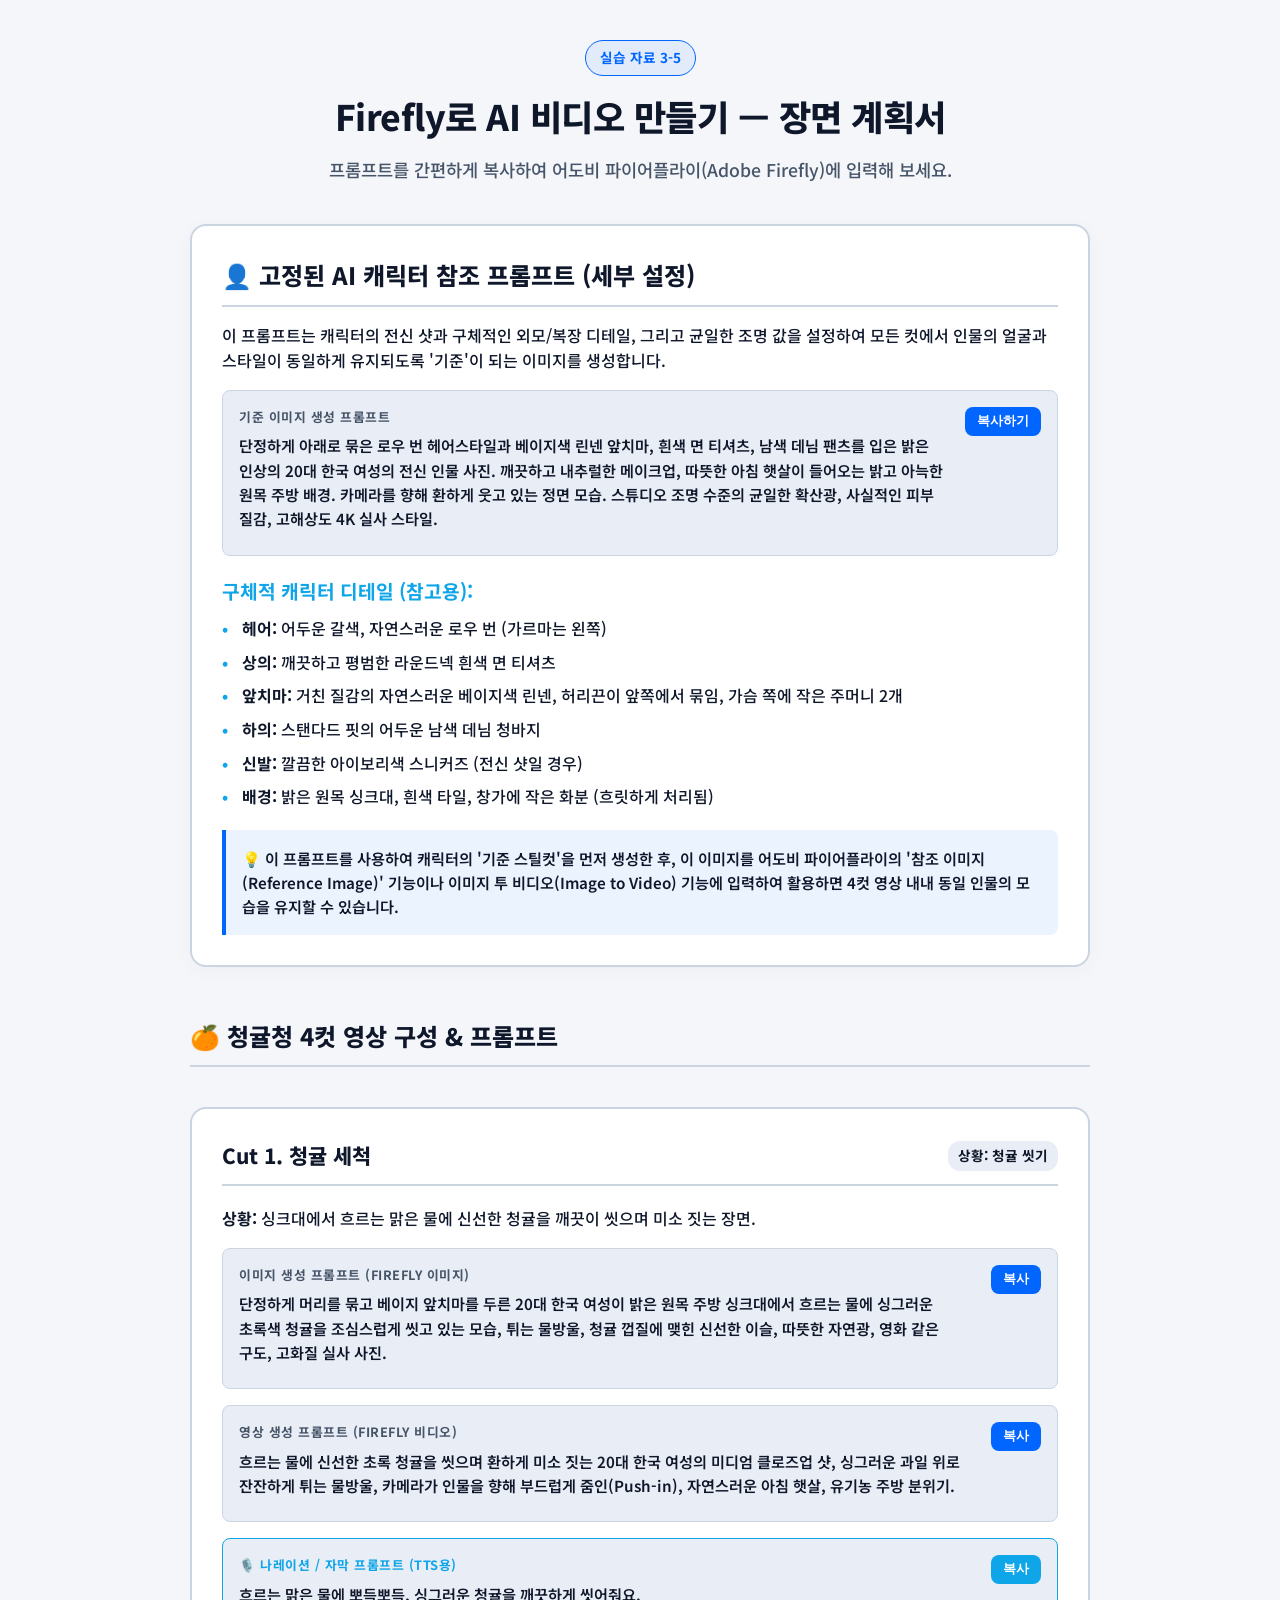
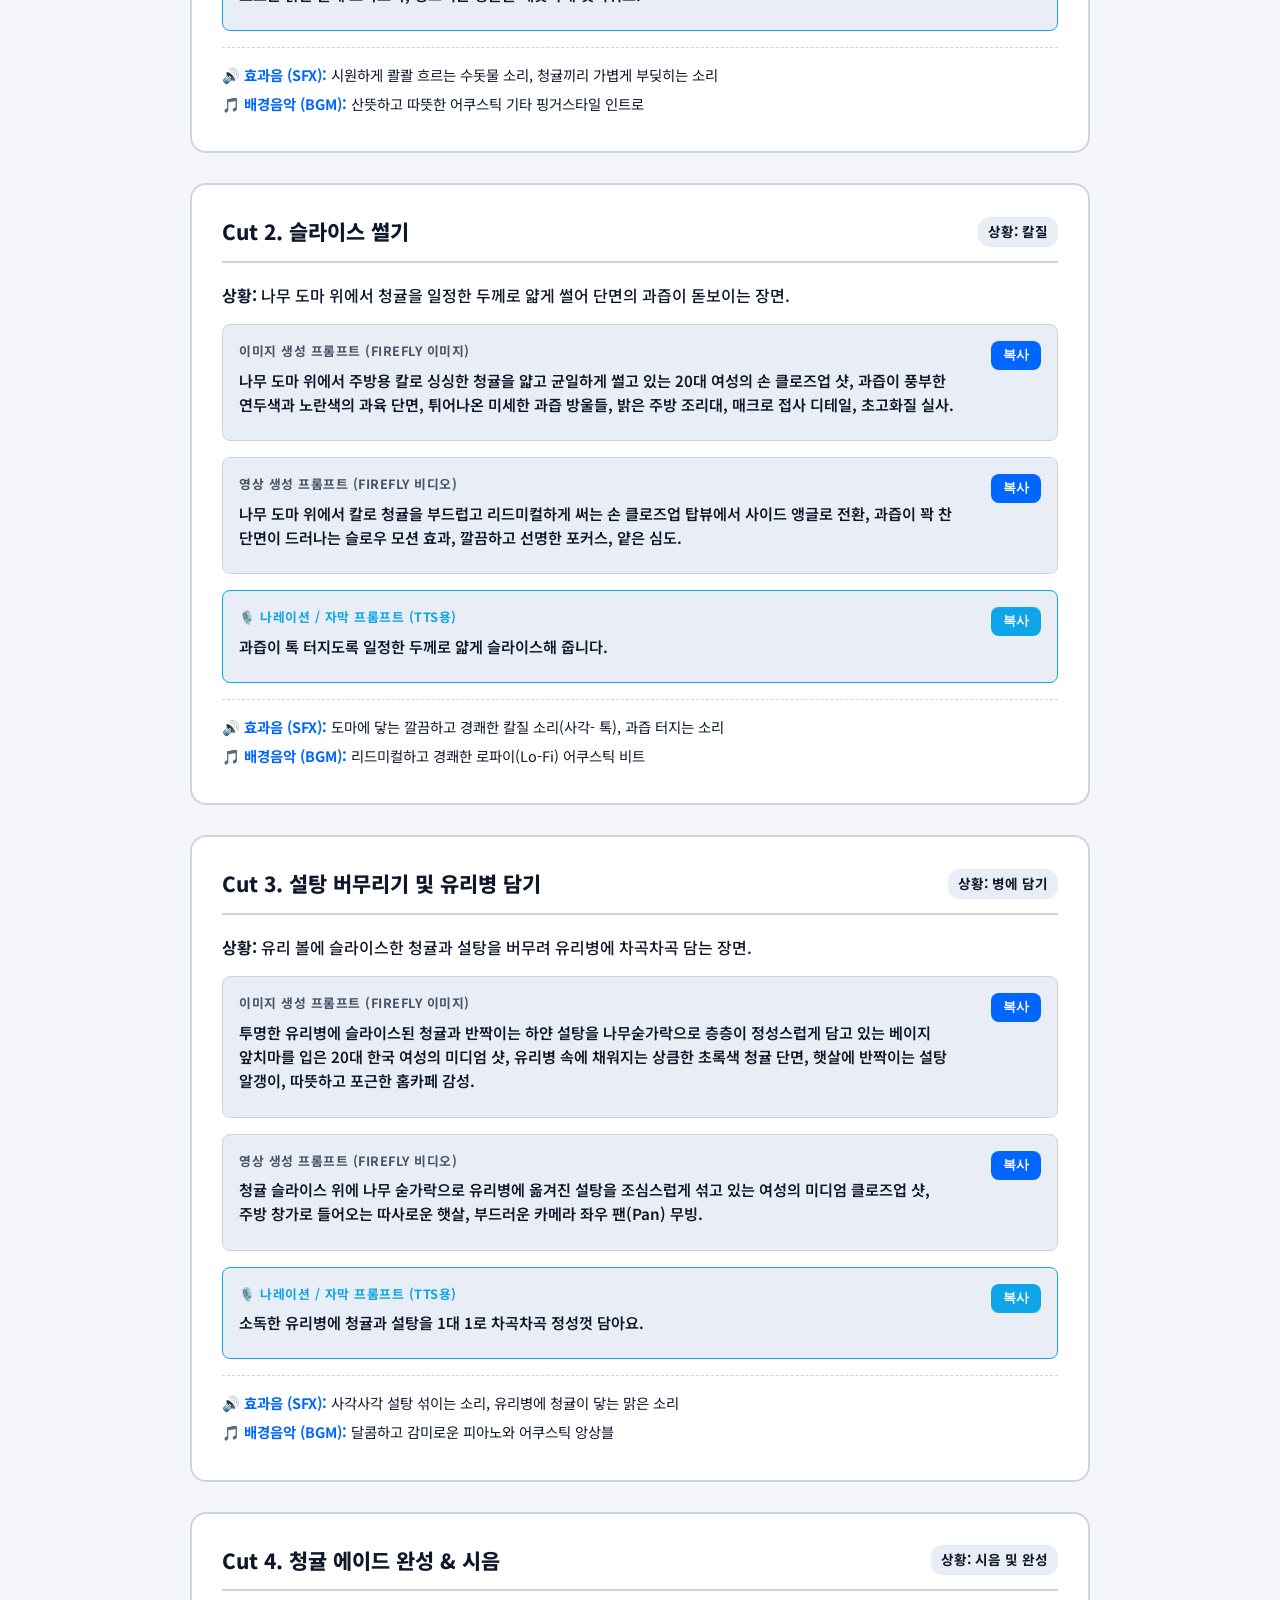
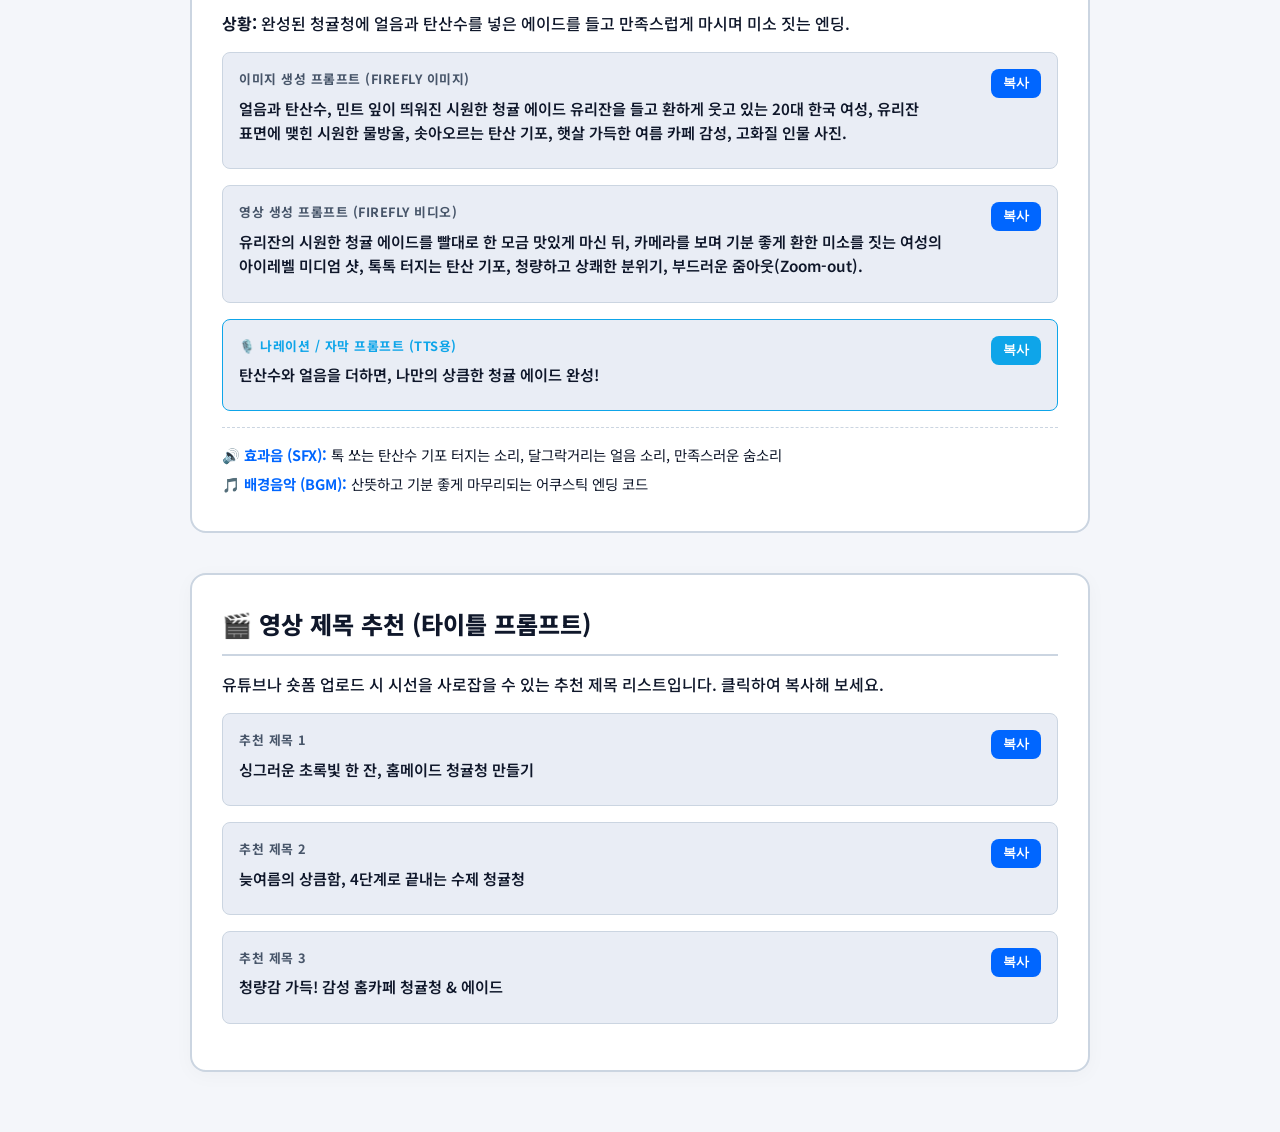
<file: scene_plan.html>
<!DOCTYPE html>
<html lang="ko">
<head>
    <meta charset="UTF-8">
    <meta name="viewport" content="width=device-width, initial-scale=device-width, initial-scale=1.0">
    <title>Firefly로 AI 비디오 만들기 — 장면 계획서</title>
    <link rel="preconnect" href="https://fonts.googleapis.com">
    <link rel="preconnect" href="https://fonts.gstatic.com" crossorigin>
    <link href="https://fonts.googleapis.com/css2?family=Noto+Sans+KR:wght@400;500;700;800&display=swap" rel="stylesheet">
    <style>
        :root {
            --bg-page: #f4f6fa;
            --bg-page-deep: #e9edf5;
            --bg-card: #ffffff;
            --bg-card-soft: #f8fafd;
            --border-color: #cbd5e1;
            --border-focus: #0066ff;
            --primary: #0066ff;
            --primary-glow: rgba(0, 102, 255, 0.08);
            --secondary: #0ea5e9;
            --secondary-glow: rgba(14, 165, 233, 0.2);
            --text-main: #0f172a;
            --text-muted: #475569;
            --text-inverse: #ffffff;
            --font-primary: "Noto Sans KR", -apple-system, BlinkMacSystemFont, "Segoe UI", Arial, sans-serif;
            --radius-sm: 8px;
            --radius-md: 16px;
            --radius-lg: 24px;
            --transition: all 0.25s cubic-bezier(0.4, 0, 0.2, 1);
        }

        body.dark-theme {
            --bg-page: #0b0f19;
            --bg-page-deep: #111827;
            --bg-card: #1f2937;
            --bg-card-soft: #374151;
            --border-color: #374151;
            --border-focus: #60a5fa;
            --primary: #7dd3fc;
            --primary-glow: rgba(125, 211, 252, 0.24);
            --secondary: #67e8f9;
            --secondary-glow: rgba(14, 165, 233, 0.3);
            --text-main: #f3f4f6;
            --text-muted: #9ca3af;
            --text-inverse: #0b0f19;
        }

        * {
            margin: 0;
            padding: 0;
            box-sizing: border-box;
        }

        body {
            background-color: var(--bg-page);
            color: var(--text-main);
            font-family: var(--font-primary);
            line-height: 1.6;
            padding: 40px 20px;
        }

        .container {
            max-width: 900px;
            margin: 0 auto;
        }

        header {
            margin-bottom: 40px;
            text-align: center;
        }

        .badge {
            display: inline-block;
            padding: 6px 14px;
            font-size: 0.85rem;
            font-weight: 700;
            border-radius: 30px;
            margin-bottom: 12px;
            background: var(--primary-glow);
            color: var(--primary);
            border: 1px solid var(--primary);
        }

        h1 {
            font-size: 2.2rem;
            font-weight: 800;
            margin-bottom: 12px;
            letter-spacing: -0.5px;
        }

        .subtitle {
            color: var(--text-muted);
            font-size: 1.1rem;
        }

        .glass-panel {
            background: var(--bg-card);
            border: 2px solid var(--border-color);
            border-radius: var(--radius-md);
            padding: 30px;
            margin-bottom: 30px;
            box-shadow: 0 4px 20px rgba(0, 0, 0, 0.03);
            position: relative;
        }

        h2 {
            font-size: 1.5rem;
            font-weight: 800;
            margin-bottom: 16px;
            display: flex;
            align-items: center;
            gap: 8px;
            border-bottom: 2px solid var(--border-color);
            padding-bottom: 10px;
        }

        h3 {
            font-size: 1.2rem;
            font-weight: 700;
            margin: 20px 0 10px 0;
            color: var(--secondary);
        }

        p {
            margin-bottom: 16px;
            font-weight: 500;
        }

        .prompt-container {
            background: var(--bg-page-deep);
            border: 1.5px solid var(--border-color);
            border-radius: var(--radius-sm);
            padding: 16px;
            margin-bottom: 16px;
            position: relative;
        }

        .prompt-label {
            font-size: 0.8rem;
            font-weight: 700;
            color: var(--text-muted);
            margin-bottom: 6px;
            text-transform: uppercase;
            letter-spacing: 0.5px;
        }

        .prompt-text {
            font-size: 0.95rem;
            font-weight: 600;
            color: var(--text-main);
            word-break: keep-all;
            margin-bottom: 8px;
            padding-right: 80px;
        }

        .copy-btn {
            position: absolute;
            top: 16px;
            right: 16px;
            background: var(--primary);
            color: var(--text-inverse);
            border: none;
            padding: 6px 12px;
            border-radius: var(--radius-sm);
            font-size: 0.8rem;
            font-weight: 700;
            cursor: pointer;
            transition: var(--transition);
        }

        .copy-btn:hover {
            opacity: 0.9;
            transform: translateY(-1px);
        }

        ul {
            list-style: none;
            margin-bottom: 16px;
        }

        li {
            position: relative;
            padding-left: 20px;
            margin-bottom: 8px;
            font-weight: 500;
        }

        li::before {
            content: "•";
            position: absolute;
            left: 0;
            color: var(--secondary);
            font-weight: 800;
        }

        .info-box {
            background: var(--primary-glow);
            border-left: 4px solid var(--primary);
            padding: 16px;
            border-radius: 0 var(--radius-sm) var(--radius-sm) 0;
            margin-top: 20px;
            font-size: 0.95rem;
            font-weight: 600;
            color: var(--text-main);
        }

        .cut-grid {
            display: grid;
            grid-template-columns: 1fr;
            gap: 30px;
            margin-top: 40px;
        }

        .cut-card {
            background: var(--bg-card);
            border: 2px solid var(--border-color);
            border-radius: var(--radius-md);
            padding: 30px;
            position: relative;
            transition: var(--transition);
        }

        .cut-card:hover {
            border-color: var(--secondary);
            box-shadow: 0 6px 24px var(--secondary-glow);
        }

        .cut-header {
            display: flex;
            justify-content: space-between;
            align-items: center;
            border-bottom: 2px solid var(--border-color);
            padding-bottom: 12px;
            margin-bottom: 20px;
        }

        .cut-title {
            font-size: 1.3rem;
            font-weight: 800;
            color: var(--text-main);
        }

        .cut-status {
            font-size: 0.85rem;
            font-weight: 700;
            background: var(--bg-page-deep);
            padding: 4px 10px;
            border-radius: 12px;
        }

        .meta-list {
            margin-top: 15px;
            padding-top: 15px;
            border-top: 1px dashed var(--border-color);
        }

        .meta-item {
            font-size: 0.9rem;
            margin-bottom: 6px;
        }

        .meta-item strong {
            color: var(--primary);
        }

        .toast {
            position: fixed;
            bottom: 30px;
            left: 50%;
            transform: translateX(-50%) translateY(100px);
            background: #10b981;
            color: #ffffff;
            padding: 12px 24px;
            border-radius: 30px;
            font-weight: 700;
            font-size: 0.95rem;
            box-shadow: 0 4px 12px rgba(16, 185, 129, 0.3);
            transition: transform 0.3s cubic-bezier(0.175, 0.885, 0.32, 1.275);
            z-index: 2000;
            opacity: 0;
        }

        .toast.show {
            transform: translateX(-50%) translateY(0);
            opacity: 1;
        }
    </style>
</head>
<body>

<div class="container">
    <header>
        <span class="badge">실습 자료 3-5</span>
        <h1>Firefly로 AI 비디오 만들기 — 장면 계획서</h1>
        <p class="subtitle">프롬프트를 간편하게 복사하여 어도비 파이어플라이(Adobe Firefly)에 입력해 보세요.</p>
    </header>

    <!-- 고정된 AI 캐릭터 참조 프롬프트 -->
    <div class="glass-panel">
        <h2>👤 고정된 AI 캐릭터 참조 프롬프트 (세부 설정)</h2>
        <p>이 프롬프트는 캐릭터의 전신 샷과 구체적인 외모/복장 디테일, 그리고 균일한 조명 값을 설정하여 모든 컷에서 인물의 얼굴과 스타일이 동일하게 유지되도록 '기준'이 되는 이미지를 생성합니다.</p>
        
        <div class="prompt-container">
            <div class="prompt-label">기준 이미지 생성 프롬프트</div>
            <div class="prompt-text" id="ref-prompt">단정하게 아래로 묶은 로우 번 헤어스타일과 베이지색 린넨 앞치마, 흰색 면 티셔츠, 남색 데님 팬츠를 입은 밝은 인상의 20대 한국 여성의 전신 인물 사진. 깨끗하고 내추럴한 메이크업, 따뜻한 아침 햇살이 들어오는 밝고 아늑한 원목 주방 배경. 카메라를 향해 환하게 웃고 있는 정면 모습. 스튜디오 조명 수준의 균일한 확산광, 사실적인 피부 질감, 고해상도 4K 실사 스타일.</div>
            <button class="copy-btn" onclick="copyText('ref-prompt')">복사하기</button>
        </div>

        <h3>구체적 캐릭터 디테일 (참고용):</h3>
        <ul>
            <li><strong>헤어:</strong> 어두운 갈색, 자연스러운 로우 번 (가르마는 왼쪽)</li>
            <li><strong>상의:</strong> 깨끗하고 평범한 라운드넥 흰색 면 티셔츠</li>
            <li><strong>앞치마:</strong> 거친 질감의 자연스러운 베이지색 린넨, 허리끈이 앞쪽에서 묶임, 가슴 쪽에 작은 주머니 2개</li>
            <li><strong>하의:</strong> 스탠다드 핏의 어두운 남색 데님 청바지</li>
            <li><strong>신발:</strong> 깔끔한 아이보리색 스니커즈 (전신 샷일 경우)</li>
            <li><strong>배경:</strong> 밝은 원목 싱크대, 흰색 타일, 창가에 작은 화분 (흐릿하게 처리됨)</li>
        </ul>

        <div class="info-box">
            💡 이 프롬프트를 사용하여 캐릭터의 '기준 스틸컷'을 먼저 생성한 후, 이 이미지를 어도비 파이어플라이의 '참조 이미지(Reference Image)' 기능이나 이미지 투 비디오(Image to Video) 기능에 입력하여 활용하면 4컷 영상 내내 동일 인물의 모습을 유지할 수 있습니다.
        </div>
    </div>



    <!-- 청귤청 4컷 영상 구성 & 프롬프트 -->
    <h2 style="margin-top: 50px;">🍊 청귤청 4컷 영상 구성 & 프롬프트</h2>
    
    <div class="cut-grid">
        <!-- Cut 1 -->
        <div class="cut-card">
            <div class="cut-header">
                <span class="cut-title">Cut 1. 청귤 세척</span>
                <span class="cut-status">상황: 청귤 씻기</span>
            </div>
            <p><strong>상황:</strong> 싱크대에서 흐르는 맑은 물에 신선한 청귤을 깨끗이 씻으며 미소 짓는 장면.</p>
            
            <div class="prompt-container">
                <div class="prompt-label">이미지 생성 프롬프트 (Firefly 이미지)</div>
                <div class="prompt-text" id="img-prompt-1">단정하게 머리를 묶고 베이지 앞치마를 두른 20대 한국 여성이 밝은 원목 주방 싱크대에서 흐르는 물에 싱그러운 초록색 청귤을 조심스럽게 씻고 있는 모습, 튀는 물방울, 청귤 껍질에 맺힌 신선한 이슬, 따뜻한 자연광, 영화 같은 구도, 고화질 실사 사진.</div>
                <button class="copy-btn" onclick="copyText('img-prompt-1')">복사</button>
            </div>

            <div class="prompt-container">
                <div class="prompt-label">영상 생성 프롬프트 (Firefly 비디오)</div>
                <div class="prompt-text" id="vid-prompt-1">흐르는 물에 신선한 초록 청귤을 씻으며 환하게 미소 짓는 20대 한국 여성의 미디엄 클로즈업 샷, 싱그러운 과일 위로 잔잔하게 튀는 물방울, 카메라가 인물을 향해 부드럽게 줌인(Push-in), 자연스러운 아침 햇살, 유기농 주방 분위기.</div>
                <button class="copy-btn" onclick="copyText('vid-prompt-1')">복사</button>
            </div>

            <div class="prompt-container" style="border-color: var(--secondary); background: var(--bg-page-deep);">
                <div class="prompt-label" style="color: var(--secondary); font-weight: 700;">🎙️ 나레이션 / 자막 프롬프트 (TTS용)</div>
                <div class="prompt-text" id="voice-prompt-1">흐르는 맑은 물에 뽀득뽀득, 싱그러운 청귤을 깨끗하게 씻어줘요.</div>
                <button class="copy-btn" style="background: var(--secondary);" onclick="copyText('voice-prompt-1')">복사</button>
            </div>

            <div class="meta-list">
                <div class="meta-item">🔊 <strong>효과음 (SFX):</strong> 시원하게 콸콸 흐르는 수돗물 소리, 청귤끼리 가볍게 부딪히는 소리</div>
                <div class="meta-item">🎵 <strong>배경음악 (BGM):</strong> 산뜻하고 따뜻한 어쿠스틱 기타 핑거스타일 인트로</div>
            </div>
        </div>

        <!-- Cut 2 -->
        <div class="cut-card">
            <div class="cut-header">
                <span class="cut-title">Cut 2. 슬라이스 썰기</span>
                <span class="cut-status">상황: 칼질</span>
            </div>
            <p><strong>상황:</strong> 나무 도마 위에서 청귤을 일정한 두께로 얇게 썰어 단면의 과즙이 돋보이는 장면.</p>
            
            <div class="prompt-container">
                <div class="prompt-label">이미지 생성 프롬프트 (Firefly 이미지)</div>
                <div class="prompt-text" id="img-prompt-2">나무 도마 위에서 주방용 칼로 싱싱한 청귤을 얇고 균일하게 썰고 있는 20대 여성의 손 클로즈업 샷, 과즙이 풍부한 연두색과 노란색의 과육 단면, 튀어나온 미세한 과즙 방울들, 밝은 주방 조리대, 매크로 접사 디테일, 초고화질 실사.</div>
                <button class="copy-btn" onclick="copyText('img-prompt-2')">복사</button>
            </div>

            <div class="prompt-container">
                <div class="prompt-label">영상 생성 프롬프트 (Firefly 비디오)</div>
                <div class="prompt-text" id="vid-prompt-2">나무 도마 위에서 칼로 청귤을 부드럽고 리드미컬하게 써는 손 클로즈업 탑뷰에서 사이드 앵글로 전환, 과즙이 꽉 찬 단면이 드러나는 슬로우 모션 효과, 깔끔하고 선명한 포커스, 얕은 심도.</div>
                <button class="copy-btn" onclick="copyText('vid-prompt-2')">복사</button>
            </div>

            <div class="prompt-container" style="border-color: var(--secondary); background: var(--bg-page-deep);">
                <div class="prompt-label" style="color: var(--secondary); font-weight: 700;">🎙️ 나레이션 / 자막 프롬프트 (TTS용)</div>
                <div class="prompt-text" id="voice-prompt-2">과즙이 톡 터지도록 일정한 두께로 얇게 슬라이스해 줍니다.</div>
                <button class="copy-btn" style="background: var(--secondary);" onclick="copyText('voice-prompt-2')">복사</button>
            </div>

            <div class="meta-list">
                <div class="meta-item">🔊 <strong>효과음 (SFX):</strong> 도마에 닿는 깔끔하고 경쾌한 칼질 소리(사각- 톡), 과즙 터지는 소리</div>
                <div class="meta-item">🎵 <strong>배경음악 (BGM):</strong> 리드미컬하고 경쾌한 로파이(Lo-Fi) 어쿠스틱 비트</div>
            </div>
        </div>

        <!-- Cut 3 -->
        <div class="cut-card">
            <div class="cut-header">
                <span class="cut-title">Cut 3. 설탕 버무리기 및 유리병 담기</span>
                <span class="cut-status">상황: 병에 담기</span>
            </div>
            <p><strong>상황:</strong> 유리 볼에 슬라이스한 청귤과 설탕을 버무려 유리병에 차곡차곡 담는 장면.</p>
            
            <div class="prompt-container">
                <div class="prompt-label">이미지 생성 프롬프트 (Firefly 이미지)</div>
                <div class="prompt-text" id="img-prompt-3">투명한 유리병에 슬라이스된 청귤과 반짝이는 하얀 설탕을 나무숟가락으로  층층이 정성스럽게 담고 있는 베이지 앞치마를 입은 20대 한국 여성의 미디엄 샷, 유리병 속에 채워지는 상큼한 초록색 청귤 단면, 햇살에 반짝이는 설탕 알갱이, 따뜻하고 포근한 홈카페 감성.</div>
                <button class="copy-btn" onclick="copyText('img-prompt-3')">복사</button>
            </div>

            <div class="prompt-container">
                <div class="prompt-label">영상 생성 프롬프트 (Firefly 비디오)</div>
                <div class="prompt-text" id="vid-prompt-3">청귤 슬라이스 위에 나무 숟가락으로 유리병에 옮겨진 설탕을 조심스럽게 섞고 있는 여성의  미디엄 클로즈업 샷, 주방 창가로 들어오는 따사로운 햇살, 부드러운 카메라 좌우 팬(Pan) 무빙.</div>
                <button class="copy-btn" onclick="copyText('vid-prompt-3')">복사</button>
            </div>

            <div class="prompt-container" style="border-color: var(--secondary); background: var(--bg-page-deep);">
                <div class="prompt-label" style="color: var(--secondary); font-weight: 700;">🎙️ 나레이션 / 자막 프롬프트 (TTS용)</div>
                <div class="prompt-text" id="voice-prompt-3">소독한 유리병에 청귤과 설탕을 1대 1로 차곡차곡 정성껏 담아요.</div>
                <button class="copy-btn" style="background: var(--secondary);" onclick="copyText('voice-prompt-3')">복사</button>
            </div>

            <div class="meta-list">
                <div class="meta-item">🔊 <strong>효과음 (SFX):</strong> 사각사각 설탕 섞이는 소리, 유리병에 청귤이 닿는 맑은 소리</div>
                <div class="meta-item">🎵 <strong>배경음악 (BGM):</strong> 달콤하고 감미로운 피아노와 어쿠스틱 앙상블</div>
            </div>
        </div>

        <!-- Cut 4 -->
        <div class="cut-card">
            <div class="cut-header">
                <span class="cut-title">Cut 4. 청귤 에이드 완성 & 시음</span>
                <span class="cut-status">상황: 시음 및 완성</span>
            </div>
            <p><strong>상황:</strong> 완성된 청귤청에 얼음과 탄산수를 넣은 에이드를 들고 만족스럽게 마시며 미소 짓는 엔딩.</p>
            
            <div class="prompt-container">
                <div class="prompt-label">이미지 생성 프롬프트 (Firefly 이미지)</div>
                <div class="prompt-text" id="img-prompt-4">얼음과 탄산수, 민트 잎이 띄워진 시원한 청귤 에이드 유리잔을 들고 환하게 웃고 있는 20대 한국 여성, 유리잔 표면에 맺힌 시원한 물방울, 솟아오르는 탄산 기포, 햇살 가득한 여름 카페 감성, 고화질 인물 사진.</div>
                <button class="copy-btn" onclick="copyText('img-prompt-4')">복사</button>
            </div>

            <div class="prompt-container">
                <div class="prompt-label">영상 생성 프롬프트 (Firefly 비디오)</div>
                <div class="prompt-text" id="vid-prompt-4">유리잔의 시원한 청귤 에이드를 빨대로 한 모금 맛있게 마신 뒤, 카메라를 보며 기분 좋게 환한 미소를 짓는 여성의 아이레벨 미디엄 샷, 톡톡 터지는 탄산 기포, 청량하고 상쾌한 분위기, 부드러운 줌아웃(Zoom-out).</div>
                <button class="copy-btn" onclick="copyText('vid-prompt-4')">복사</button>
            </div>

            <div class="prompt-container" style="border-color: var(--secondary); background: var(--bg-page-deep);">
                <div class="prompt-label" style="color: var(--secondary); font-weight: 700;">🎙️ 나레이션 / 자막 프롬프트 (TTS용)</div>
                <div class="prompt-text" id="voice-prompt-4">탄산수와 얼음을 더하면, 나만의 상큼한 청귤 에이드 완성!</div>
                <button class="copy-btn" style="background: var(--secondary);" onclick="copyText('voice-prompt-4')">복사</button>
            </div>

            <div class="meta-list">
                <div class="meta-item">🔊 <strong>효과음 (SFX):</strong> 톡 쏘는 탄산수 기포 터지는 소리, 달그락거리는 얼음 소리, 만족스러운 숨소리</div>
                <div class="meta-item">🎵 <strong>배경음악 (BGM):</strong> 산뜻하고 기분 좋게 마무리되는 어쿠스틱 엔딩 코드</div>
            </div>
        </div>
    </div>

    <!-- 영상 제목 추천 -->
    <div class="glass-panel" style="margin-top: 40px; margin-bottom: 20px;">
        <h2>🎬 영상 제목 추천 (타이틀 프롬프트)</h2>
        <p>유튜브나 숏폼 업로드 시 시선을 사로잡을 수 있는 추천 제목 리스트입니다. 클릭하여 복사해 보세요.</p>
        
        <div class="prompt-container">
            <div class="prompt-label">추천 제목 1</div>
            <div class="prompt-text" id="title-prompt-1">싱그러운 초록빛 한 잔, 홈메이드 청귤청 만들기</div>
            <button class="copy-btn" onclick="copyText('title-prompt-1')">복사</button>
        </div>
        <div class="prompt-container">
            <div class="prompt-label">추천 제목 2</div>
            <div class="prompt-text" id="title-prompt-2">늦여름의 상큼함, 4단계로 끝내는 수제 청귤청</div>
            <button class="copy-btn" onclick="copyText('title-prompt-2')">복사</button>
        </div>
        <div class="prompt-container">
            <div class="prompt-label">추천 제목 3</div>
            <div class="prompt-text" id="title-prompt-3">청량감 가득! 감성 홈카페 청귤청 & 에이드</div>
            <button class="copy-btn" onclick="copyText('title-prompt-3')">복사</button>
        </div>
    </div>
</div>

<div class="toast" id="toast">복사 완료!</div>

<script>
    // Sync theme with main app
    const currentTheme = localStorage.getItem("pr_basics_theme") || "light";
    if (currentTheme === "dark") {
        document.body.classList.add("dark-theme");
    }

    function copyText(elementId) {
        const text = document.getElementById(elementId).innerText;
        navigator.clipboard.writeText(text).then(() => {
            const toast = document.getElementById("toast");
            toast.classList.add("show");
            setTimeout(() => {
                toast.classList.remove("show");
            }, 2000);
        });
    }
</script>
</body>
</html>
</file>
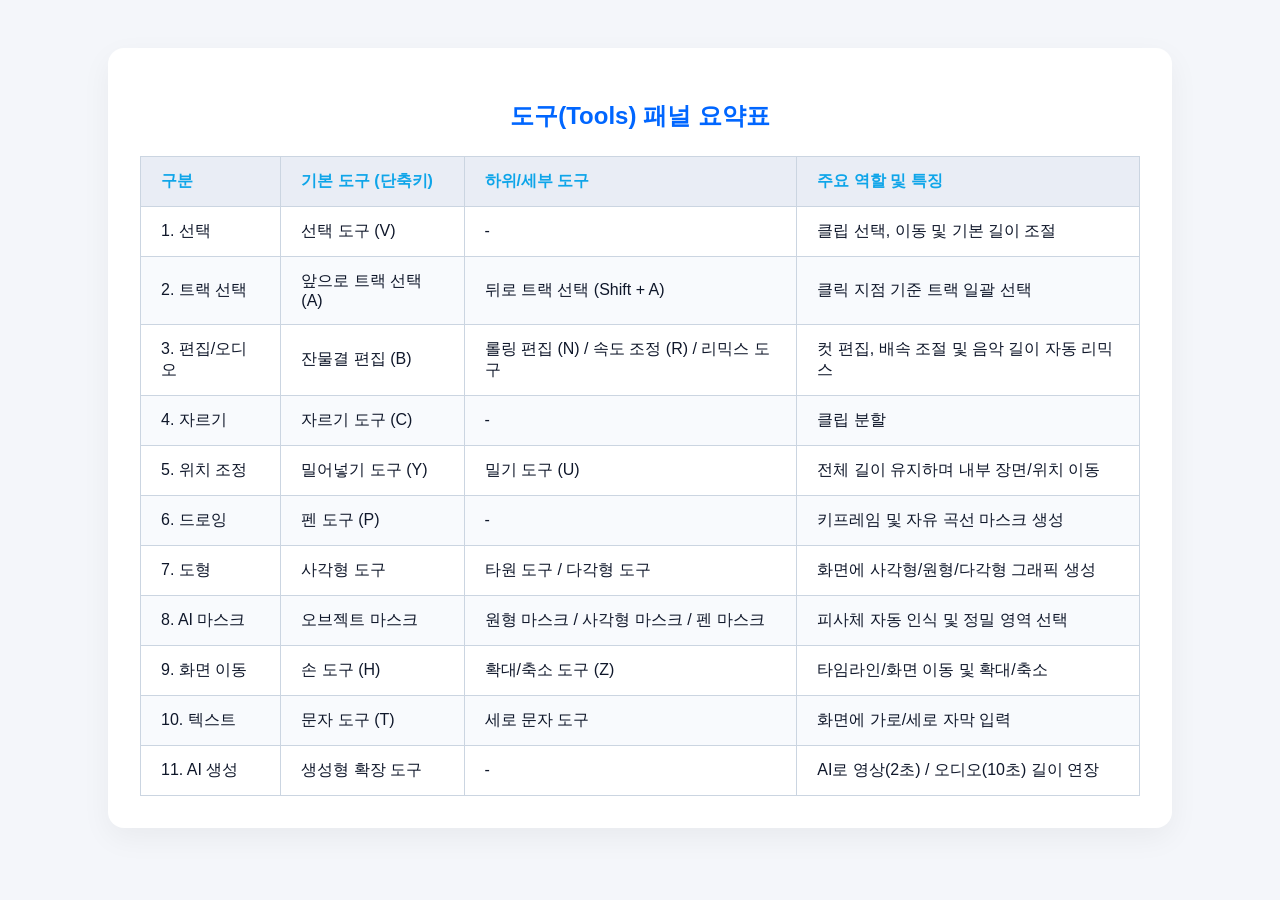
<file: tool_table.html>
<!DOCTYPE html>
<html lang="ko">
<head>
    <meta charset="UTF-8">
    <title>도구(Tools) 패널 전체 요약표</title>
    <style>
        body {
            font-family: "Noto Sans KR", -apple-system, BlinkMacSystemFont, "Segoe UI", Arial, sans-serif;
            background-color: #f4f6fa;
            color: #0f172a;
            padding: 40px;
            display: flex;
            justify-content: center;
        }
        .table-container {
            background: #ffffff;
            border-radius: 16px;
            box-shadow: 0 10px 30px rgba(0, 0, 0, 0.05);
            padding: 32px;
            width: 100%;
            max-width: 1000px;
        }
        h2 {
            text-align: center;
            margin-bottom: 24px;
            color: #0066ff;
        }
        table {
            width: 100%;
            border-collapse: collapse;
            text-align: left;
        }
        th, td {
            border: 1px solid #cbd5e1;
            padding: 14px 20px;
        }
        th {
            background: #e9edf5;
            font-weight: 700;
            color: #0ea5e9;
        }
        tbody tr:nth-child(even) {
            background: #f8fafd;
        }
        tbody tr:hover {
            background: rgba(0, 102, 255, 0.04);
        }
    </style>
</head>
<body>
    <div class="table-container">
        <h2>도구(Tools) 패널 요약표</h2>
        <table>
            <thead>
                <tr>
                    <th>구분</th>
                    <th>기본 도구 (단축키)</th>
                    <th>하위/세부 도구</th>
                    <th>주요 역할 및 특징</th>
                </tr>
            </thead>
            <tbody>
                <tr><td>1. 선택</td><td>선택 도구 (V)</td><td>-</td><td>클립 선택, 이동 및 기본 길이 조절</td></tr>
                <tr><td>2. 트랙 선택</td><td>앞으로 트랙 선택 (A)</td><td>뒤로 트랙 선택 (Shift + A)</td><td>클릭 지점 기준 트랙 일괄 선택</td></tr>
                <tr><td>3. 편집/오디오</td><td>잔물결 편집 (B)</td><td>롤링 편집 (N) / 속도 조정 (R) / 리믹스 도구</td><td>컷 편집, 배속 조절 및 음악 길이 자동 리믹스</td></tr>
                <tr><td>4. 자르기</td><td>자르기 도구 (C)</td><td>-</td><td>클립 분할</td></tr>
                <tr><td>5. 위치 조정</td><td>밀어넣기 도구 (Y)</td><td>밀기 도구 (U)</td><td>전체 길이 유지하며 내부 장면/위치 이동</td></tr>
                <tr><td>6. 드로잉</td><td>펜 도구 (P)</td><td>-</td><td>키프레임 및 자유 곡선 마스크 생성</td></tr>
                <tr><td>7. 도형</td><td>사각형 도구</td><td>타원 도구 / 다각형 도구</td><td>화면에 사각형/원형/다각형 그래픽 생성</td></tr>
                <tr><td>8. AI 마스크</td><td>오브젝트 마스크</td><td>원형 마스크 / 사각형 마스크 / 펜 마스크</td><td>피사체 자동 인식 및 정밀 영역 선택</td></tr>
                <tr><td>9. 화면 이동</td><td>손 도구 (H)</td><td>확대/축소 도구 (Z)</td><td>타임라인/화면 이동 및 확대/축소</td></tr>
                <tr><td>10. 텍스트</td><td>문자 도구 (T)</td><td>세로 문자 도구</td><td>화면에 가로/세로 자막 입력</td></tr>
                <tr><td>11. AI 생성</td><td>생성형 확장 도구</td><td>-</td><td>AI로 영상(2초) / 오디오(10초) 길이 연장</td></tr>
            </tbody>
        </table>
    </div>
</body>
</html>
</file>
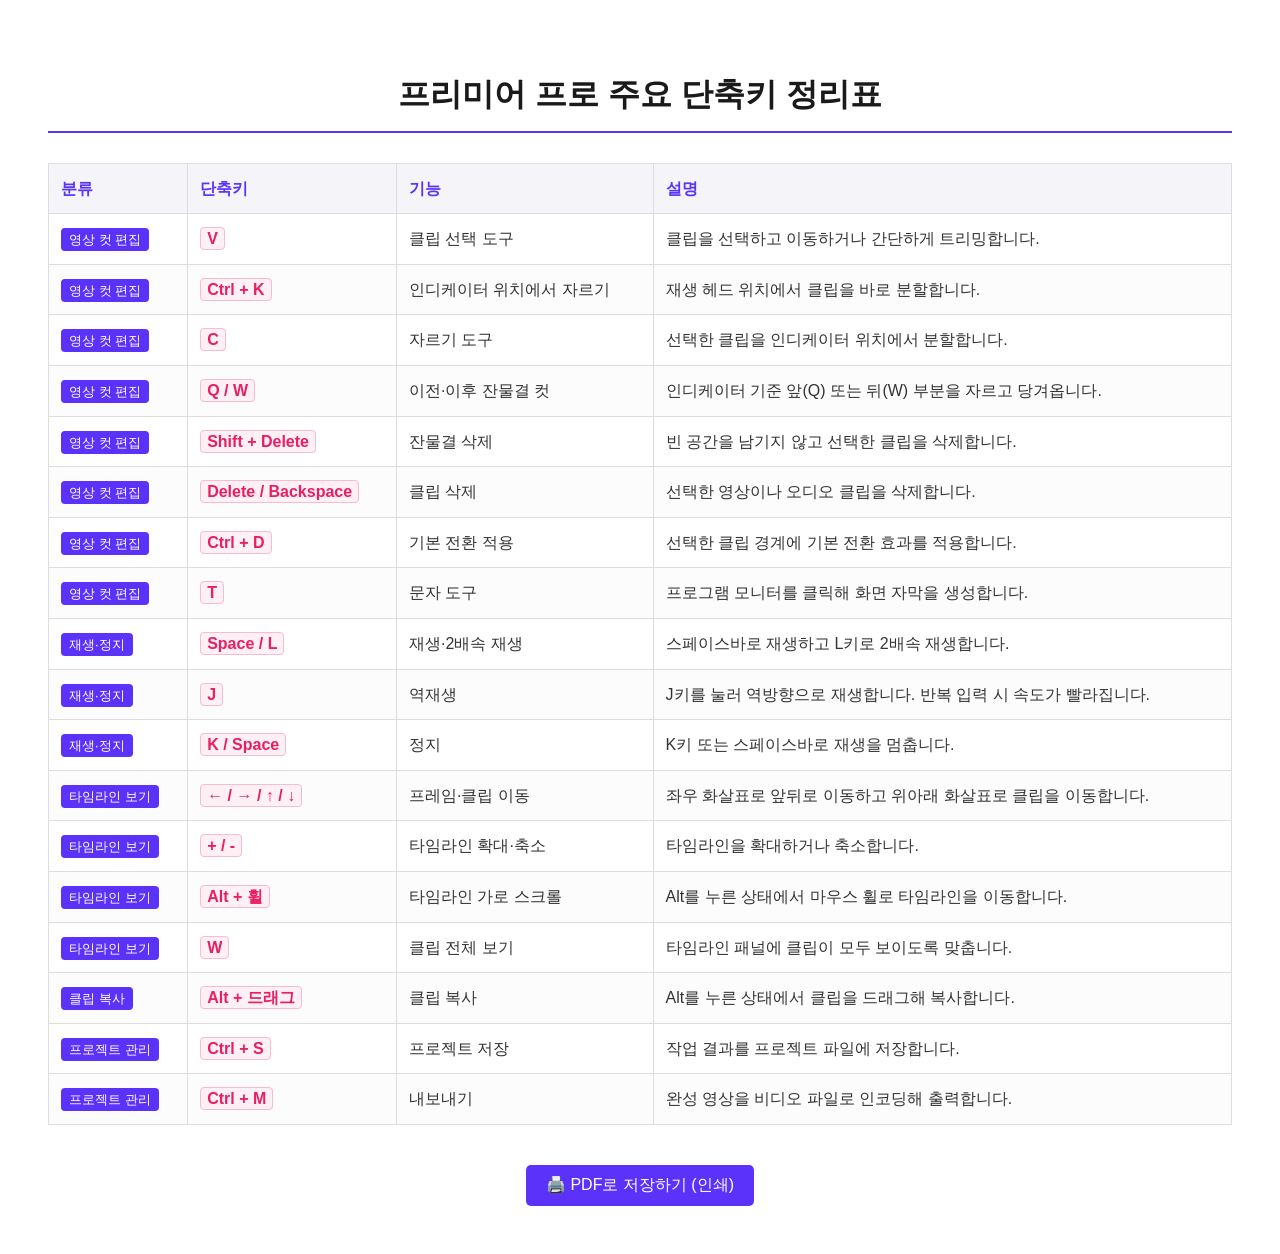
<file: files/단축키_정리표.html>
<!DOCTYPE html>
<html lang="ko">
<head>
    <meta charset="UTF-8">
    <title>프리미어 프로 단축키 정리표</title>
    <style>
        body { font-family: 'Malgun Gothic', sans-serif; line-height: 1.6; padding: 40px; color: #333; }
        h1 { text-align: center; color: #1a1a1a; margin-bottom: 30px; border-bottom: 2px solid #5a32fa; padding-bottom: 10px; }
        table { width: 100%; border-collapse: collapse; margin-bottom: 40px; }
        th, td { border: 1px solid #ddd; padding: 12px; text-align: left; }
        th { background-color: #f4f4f9; font-weight: bold; color: #5a32fa; }
        tr:nth-child(even) { background-color: #fcfcfc; }
        .key { font-weight: bold; color: #e91e63; background: #fff0f5; padding: 2px 6px; border-radius: 4px; border: 1px solid #f8bbd0; }
        .category { background: #5a32fa; color: white; padding: 4px 8px; border-radius: 4px; font-size: 0.8em; }
    </style>
</head>
<body>
    <h1>프리미어 프로 주요 단축키 정리표</h1>
    
    <table>
        <thead>
            <tr>
                <th>분류</th>
                <th>단축키</th>
                <th>기능</th>
                <th>설명</th>
            </tr>
        </thead>
        <tbody>
            <tr><td><span class="category">영상 컷 편집</span></td><td><span class="key">V</span></td><td>클립 선택 도구</td><td>클립을 선택하고 이동하거나 간단하게 트리밍합니다.</td></tr>
            <tr><td><span class="category">영상 컷 편집</span></td><td><span class="key">Ctrl + K</span></td><td>인디케이터 위치에서 자르기</td><td>재생 헤드 위치에서 클립을 바로 분할합니다.</td></tr>
            <tr><td><span class="category">영상 컷 편집</span></td><td><span class="key">C</span></td><td>자르기 도구</td><td>선택한 클립을 인디케이터 위치에서 분할합니다.</td></tr>
            <tr><td><span class="category">영상 컷 편집</span></td><td><span class="key">Q / W</span></td><td>이전·이후 잔물결 컷</td><td>인디케이터 기준 앞(Q) 또는 뒤(W) 부분을 자르고 당겨옵니다.</td></tr>
            <tr><td><span class="category">영상 컷 편집</span></td><td><span class="key">Shift + Delete</span></td><td>잔물결 삭제</td><td>빈 공간을 남기지 않고 선택한 클립을 삭제합니다.</td></tr>
            <tr><td><span class="category">영상 컷 편집</span></td><td><span class="key">Delete / Backspace</span></td><td>클립 삭제</td><td>선택한 영상이나 오디오 클립을 삭제합니다.</td></tr>
            <tr><td><span class="category">영상 컷 편집</span></td><td><span class="key">Ctrl + D</span></td><td>기본 전환 적용</td><td>선택한 클립 경계에 기본 전환 효과를 적용합니다.</td></tr>
            <tr><td><span class="category">영상 컷 편집</span></td><td><span class="key">T</span></td><td>문자 도구</td><td>프로그램 모니터를 클릭해 화면 자막을 생성합니다.</td></tr>
            <tr><td><span class="category">재생·정지</span></td><td><span class="key">Space / L</span></td><td>재생·2배속 재생</td><td>스페이스바로 재생하고 L키로 2배속 재생합니다.</td></tr>
            <tr><td><span class="category">재생·정지</span></td><td><span class="key">J</span></td><td>역재생</td><td>J키를 눌러 역방향으로 재생합니다. 반복 입력 시 속도가 빨라집니다.</td></tr>
            <tr><td><span class="category">재생·정지</span></td><td><span class="key">K / Space</span></td><td>정지</td><td>K키 또는 스페이스바로 재생을 멈춥니다.</td></tr>
            <tr><td><span class="category">타임라인 보기</span></td><td><span class="key">← / → / ↑ / ↓</span></td><td>프레임·클립 이동</td><td>좌우 화살표로 앞뒤로 이동하고 위아래 화살표로 클립을 이동합니다.</td></tr>
            <tr><td><span class="category">타임라인 보기</span></td><td><span class="key">+ / -</span></td><td>타임라인 확대·축소</td><td>타임라인을 확대하거나 축소합니다.</td></tr>
            <tr><td><span class="category">타임라인 보기</span></td><td><span class="key">Alt + 휠</span></td><td>타임라인 가로 스크롤</td><td>Alt를 누른 상태에서 마우스 휠로 타임라인을 이동합니다.</td></tr>
            <tr><td><span class="category">타임라인 보기</span></td><td><span class="key">W</span></td><td>클립 전체 보기</td><td>타임라인 패널에 클립이 모두 보이도록 맞춥니다.</td></tr>
            <tr><td><span class="category">클립 복사</span></td><td><span class="key">Alt + 드래그</span></td><td>클립 복사</td><td>Alt를 누른 상태에서 클립을 드래그해 복사합니다.</td></tr>
            <tr><td><span class="category">프로젝트 관리</span></td><td><span class="key">Ctrl + S</span></td><td>프로젝트 저장</td><td>작업 결과를 프로젝트 파일에 저장합니다.</td></tr>
            <tr><td><span class="category">프로젝트 관리</span></td><td><span class="key">Ctrl + M</span></td><td>내보내기</td><td>완성 영상을 비디오 파일로 인코딩해 출력합니다.</td></tr>
        </tbody>
    </table>
    
    <div style="text-align: center; margin-top: 20px;">
        <button onclick="window.print()" style="padding: 10px 20px; font-size: 16px; background: #5a32fa; color: white; border: none; border-radius: 5px; cursor: pointer;">🖨️ PDF로 저장하기 (인쇄)</button>
    </div>
    
    <script>
        // 인쇄 시 버튼 숨기기 처리 등은 CSS media query를 사용하는 것이 좋지만, 
        // 간단히 브라우저 인쇄 기능을 활용해 PDF 저장을 유도합니다.
    </script>
    <style>
        @media print {
            button { display: none !important; }
        }
    </style>
</body>
</html>
</file>
